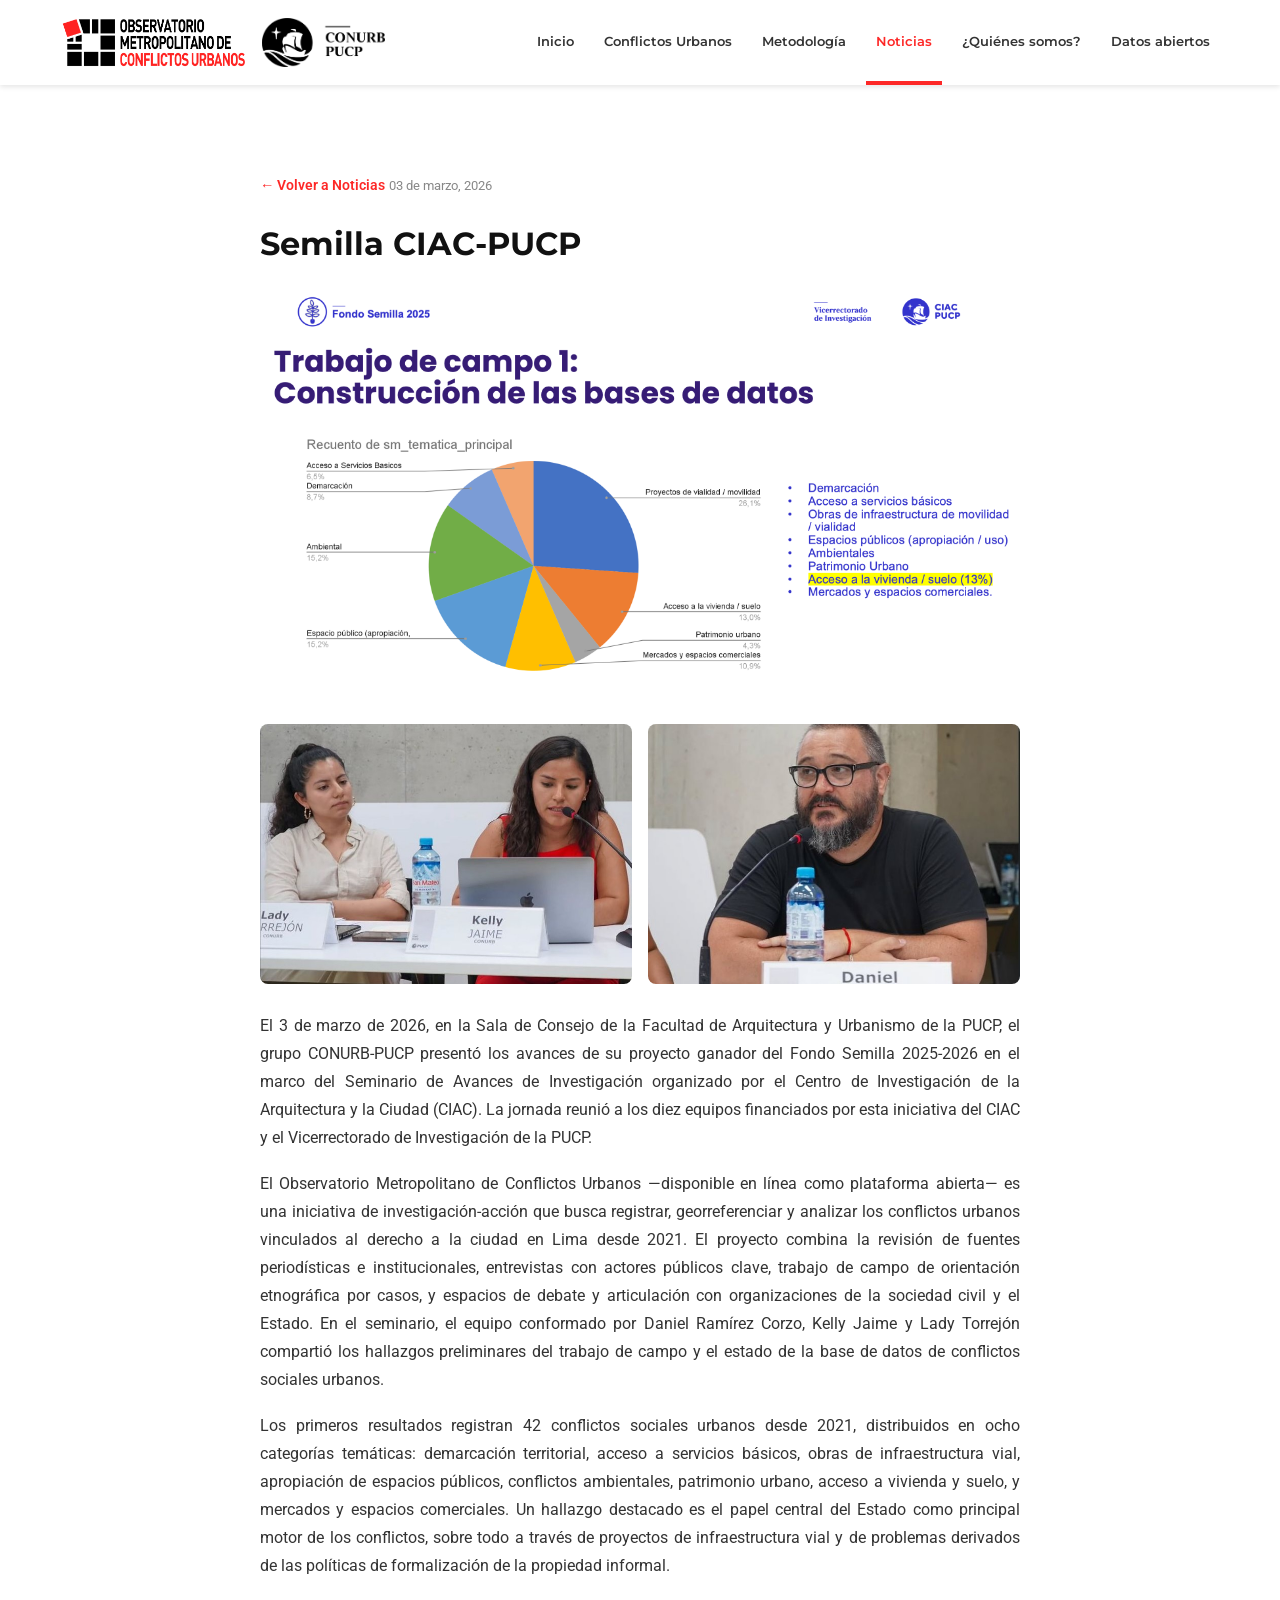
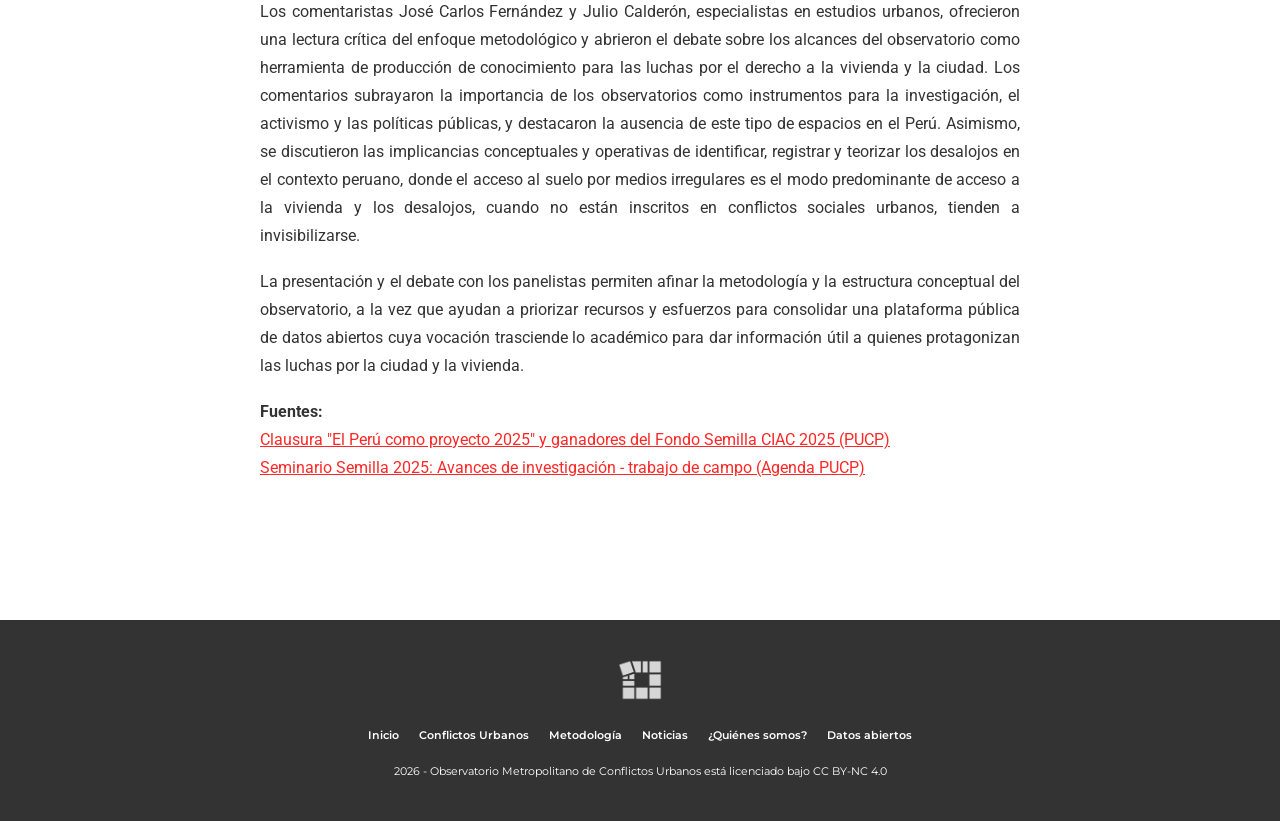
<file: noticia-1.html>
<!DOCTYPE html>
<html lang="es">
<head>
    <meta charset="UTF-8">
    <meta name="viewport" content="width=device-width, initial-scale=1.0">
    <title>Semilla CIAC-PUCP - Observatorio Metropolitano de Conflictos Urbanos</title>
    <link rel="preconnect" href="https://fonts.googleapis.com">
    <link rel="preconnect" href="https://fonts.gstatic.com" crossorigin>
    <link href="https://fonts.googleapis.com/css2?family=Montserrat:wght@400;600;700&family=Roboto:wght@300;400&display=swap" rel="stylesheet">
    <link rel="stylesheet" href="css/general.css">
    <link rel="stylesheet" href="css/header-footer.css">
    <link rel="stylesheet" href="css/noticias.css">
</head>

<body>
    <header class="header">
        <div class="container"> 
            <div class="logos">
                <img src="assets/logos/Logo 1.png" alt="Logo Observatorio">
                <img src="assets/logos/Logo 2.png" alt="Logo Conurb">
            </div>
            <button class="menu-toggle" id="menu-toggle">☰</button>
            <nav class="nav-menu" id="nav-menu">
                <ul class="nav-list">
                    <li class="nav-item"><a href="index.html" class="nav-link">Inicio</a></li>
                    <li class="nav-item"><a href="conflictos-urbanos.html" class="nav-link">Conflictos Urbanos</a></li>
                    <li class="nav-item"><a href="metodologia.html" class="nav-link">Metodología</a></li>
                    <li class="nav-item active"><a href="noticias.html" class="nav-link">Noticias</a></li>
                    <li class="nav-item"><a href="equipo.html" class="nav-link">¿Quiénes somos?</a></li>
                    <li class="nav-item"><a href="datos-abiertos.html" class="nav-link">Datos abiertos</a></li>
                </ul>
            </nav>
        </div>
    </header>

    <section class="section-block bg-blanco">
        <div class="container noticia-post">
            <a href="noticias.html" class="noticia-volver">← Volver a Noticias</a>

            <span class="noticia-fecha">03 de marzo, 2026</span>
            <h1 class="noticia-post-titulo">Semilla CIAC-PUCP</h1>

            <img src="assets/noticias/post_foto3.png" alt="Semilla CIAC-PUCP" class="noticia-post-img">

            <div class="noticia-post-galeria">
                <img src="assets/noticias/post_foto1.jpg" alt="Lady Torrejón y Kelly Jaime presentando avances">
                <img src="assets/noticias/post_foto2.jpg" alt="Daniel Ramírez Corzo presentando avances">
            </div>

            <div class="noticia-post-cuerpo">
                <p>
                    El 3 de marzo de 2026, en la Sala de Consejo de la Facultad de Arquitectura
                    y Urbanismo de la PUCP, el grupo CONURB-PUCP presentó los avances de su
                    proyecto ganador del Fondo Semilla 2025-2026 en el marco del Seminario de
                    Avances de Investigación organizado por el Centro de Investigación de la
                    Arquitectura y la Ciudad (CIAC). La jornada reunió a los diez equipos
                    financiados por esta iniciativa del CIAC y el Vicerrectorado de
                    Investigación de la PUCP.
                </p>
                <p>
                    El Observatorio Metropolitano de Conflictos Urbanos —disponible en línea
                    como plataforma abierta— es una iniciativa de investigación-acción que
                    busca registrar, georreferenciar y analizar los conflictos urbanos
                    vinculados al derecho a la ciudad en Lima desde 2021. El proyecto combina
                    la revisión de fuentes periodísticas e institucionales, entrevistas con
                    actores públicos clave, trabajo de campo de orientación etnográfica por
                    casos, y espacios de debate y articulación con organizaciones de la
                    sociedad civil y el Estado. En el seminario, el equipo conformado por
                    Daniel Ramírez Corzo, Kelly Jaime y Lady Torrejón compartió los hallazgos
                    preliminares del trabajo de campo y el estado de la base de datos de
                    conflictos sociales urbanos.
                </p>
                <p>
                    Los primeros resultados registran 42 conflictos sociales urbanos desde
                    2021, distribuidos en ocho categorías temáticas: demarcación territorial,
                    acceso a servicios básicos, obras de infraestructura vial, apropiación de
                    espacios públicos, conflictos ambientales, patrimonio urbano, acceso a
                    vivienda y suelo, y mercados y espacios comerciales. Un hallazgo destacado
                    es el papel central del Estado como principal motor de los conflictos,
                    sobre todo a través de proyectos de infraestructura vial y de problemas
                    derivados de las políticas de formalización de la propiedad informal.
                </p>
                <p>
                    Los comentaristas José Carlos Fernández y Julio Calderón, especialistas en
                    estudios urbanos, ofrecieron una lectura crítica del enfoque metodológico
                    y abrieron el debate sobre los alcances del observatorio como herramienta
                    de producción de conocimiento para las luchas por el derecho a la vivienda
                    y la ciudad. Los comentarios subrayaron la importancia de los observatorios
                    como instrumentos para la investigación, el activismo y las políticas
                    públicas, y destacaron la ausencia de este tipo de espacios en el Perú.
                    Asimismo, se discutieron las implicancias conceptuales y operativas de
                    identificar, registrar y teorizar los desalojos en el contexto peruano,
                    donde el acceso al suelo por medios irregulares es el modo predominante de
                    acceso a la vivienda y los desalojos, cuando no están inscritos en
                    conflictos sociales urbanos, tienden a invisibilizarse.
                </p>
                <p>
                    La presentación y el debate con los panelistas permiten afinar la
                    metodología y la estructura conceptual del observatorio, a la vez que
                    ayudan a priorizar recursos y esfuerzos para consolidar una plataforma
                    pública de datos abiertos cuya vocación trasciende lo académico para dar
                    información útil a quienes protagonizan las luchas por la ciudad y la
                    vivienda.
                </p>

                <p>
                    <strong>Fuentes:</strong><br>
                    <a href="https://arquitectura.pucp.edu.pe/actividades/noticias/clausura-el-peru-como-proyecto-2025-y-ganadores-del-fondo-semilla-ciac-2025/" target="_blank" rel="noopener noreferrer" style="color:#fd2827;">
                        Clausura "El Perú como proyecto 2025" y ganadores del Fondo Semilla CIAC 2025 (PUCP)
                    </a><br>
                    <a href="https://agenda.pucp.edu.pe/evento/seminario-semilla-2025-avances-de-investigacion-trabajo-de-campo-24022026125757" target="_blank" rel="noopener noreferrer" style="color:#fd2827;">
                        Seminario Semilla 2025: Avances de investigación - trabajo de campo (Agenda PUCP)
                    </a>
                </p>
            </div>
        </div>
    </section>

    <footer class="footer">
        <div class="container"> 
            <div class="footer-logo">
                <img src="assets/logos/Logo 3.png" alt="Logo Observatorio" style="filter: brightness(0) invert(1);">
            </div>
            <ul class="footer-links">
                <li><a href="index.html">Inicio</a></li>
                <li><a href="conflictos-urbanos.html">Conflictos Urbanos</a></li>
                <li><a href="metodologia.html">Metodología</a></li>
                <li><a href="noticias.html">Noticias</a></li>
                <li><a href="equipo.html">¿Quiénes somos?</a></li>
                <li><a href="datos-abiertos.html">Datos abiertos</a></li>
            </ul>
            <div class="copyright">
                2026 - <a href="#">Observatorio Metropolitano de Conflictos Urbanos</a> está licenciado bajo <a href="https://creativecommons.org/licenses/by-nc/4.0/">CC BY-NC 4.0</a>
            </div>
        </div>
    </footer>

    <script src="js/header-footer.js"></script>
</body>
</html>
</file>
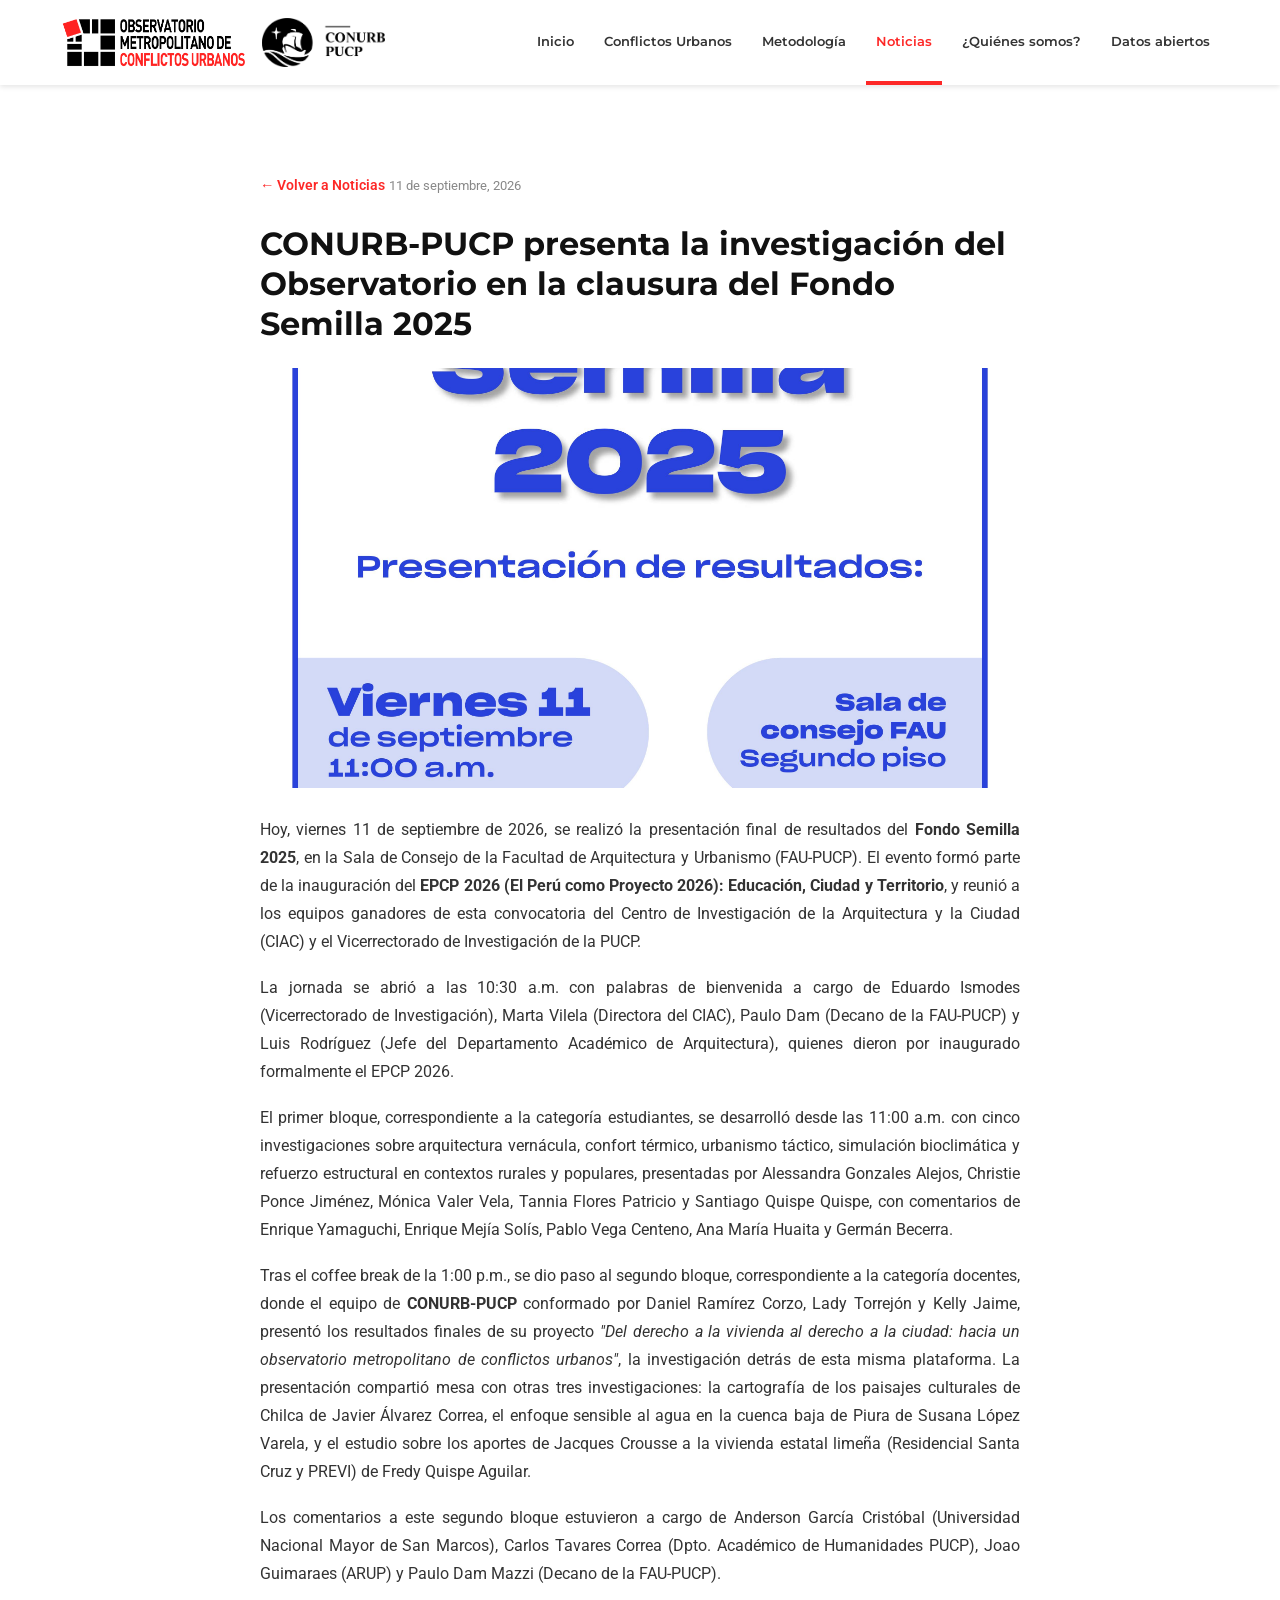
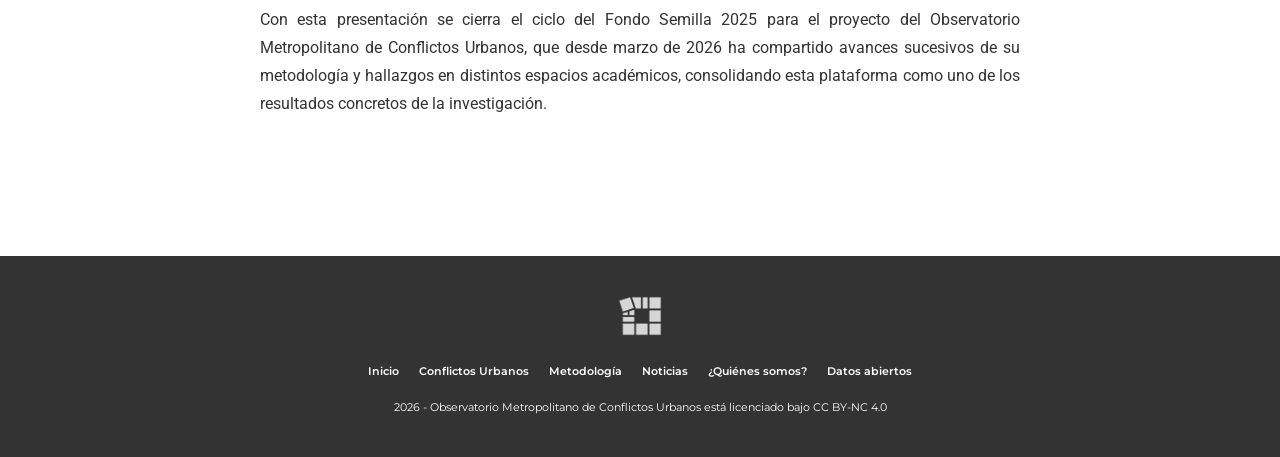
<file: noticia-2.html>
<!DOCTYPE html>
<html lang="es">
<head>
    <meta charset="UTF-8">
    <meta name="viewport" content="width=device-width, initial-scale=1.0">
    <title>Presentación final Fondo Semilla 2025 - Observatorio Metropolitano de Conflictos Urbanos</title>
    <link rel="preconnect" href="https://fonts.googleapis.com">
    <link rel="preconnect" href="https://fonts.gstatic.com" crossorigin>
    <link href="https://fonts.googleapis.com/css2?family=Montserrat:wght@400;600;700&family=Roboto:wght@300;400&display=swap" rel="stylesheet">
    <link rel="stylesheet" href="css/general.css">
    <link rel="stylesheet" href="css/header-footer.css">
    <link rel="stylesheet" href="css/noticias.css">
</head>

<body>
    <header class="header">
        <div class="container"> 
            <div class="logos">
                <img src="assets/logos/Logo 1.png" alt="Logo Observatorio">
                <img src="assets/logos/Logo 2.png" alt="Logo Conurb">
            </div>
            <button class="menu-toggle" id="menu-toggle">☰</button>
            <nav class="nav-menu" id="nav-menu">
                <ul class="nav-list">
                    <li class="nav-item"><a href="index.html" class="nav-link">Inicio</a></li>
                    <li class="nav-item"><a href="conflictos-urbanos.html" class="nav-link">Conflictos Urbanos</a></li>
                    <li class="nav-item"><a href="metodologia.html" class="nav-link">Metodología</a></li>
                    <li class="nav-item active"><a href="noticias.html" class="nav-link">Noticias</a></li>
                    <li class="nav-item"><a href="equipo.html" class="nav-link">¿Quiénes somos?</a></li>
                    <li class="nav-item"><a href="datos-abiertos.html" class="nav-link">Datos abiertos</a></li>
                </ul>
            </nav>
        </div>
    </header>

    <section class="section-block bg-blanco">
        <div class="container noticia-post">
            <a href="noticias.html" class="noticia-volver">← Volver a Noticias</a>

            <span class="noticia-fecha">11 de septiembre, 2026</span>
            <h1 class="noticia-post-titulo">CONURB-PUCP presenta la investigación del Observatorio en la clausura del Fondo Semilla 2025</h1>

            <img src="assets/noticias/flyer_semilla_2025.jpg" alt="Flyer Fondo Semilla 2025 - Presentación de resultados" class="noticia-post-img">

            <div class="noticia-post-cuerpo">
                <p>
                    Hoy, viernes 11 de septiembre de 2026, se realizó la presentación final
                    de resultados del <strong>Fondo Semilla 2025</strong>, en la Sala de
                    Consejo de la Facultad de Arquitectura y Urbanismo (FAU-PUCP). El evento
                    formó parte de la inauguración del <strong>EPCP 2026 (El Perú como
                    Proyecto 2026): Educación, Ciudad y Territorio</strong>, y reunió a los
                    equipos ganadores de esta convocatoria del Centro de Investigación de la
                    Arquitectura y la Ciudad (CIAC) y el Vicerrectorado de Investigación de
                    la PUCP.
                </p>
                <p>
                    La jornada se abrió a las 10:30 a.m. con palabras de bienvenida a cargo
                    de Eduardo Ismodes (Vicerrectorado de Investigación), Marta Vilela
                    (Directora del CIAC), Paulo Dam (Decano de la FAU-PUCP) y Luis Rodríguez
                    (Jefe del Departamento Académico de Arquitectura), quienes dieron por
                    inaugurado formalmente el EPCP 2026.
                </p>
                <p>
                    El primer bloque, correspondiente a la categoría estudiantes, se
                    desarrolló desde las 11:00 a.m. con cinco investigaciones sobre
                    arquitectura vernácula, confort térmico, urbanismo táctico, simulación
                    bioclimática y refuerzo estructural en contextos rurales y populares,
                    presentadas por Alessandra Gonzales Alejos, Christie Ponce Jiménez,
                    Mónica Valer Vela, Tannia Flores Patricio y Santiago Quispe Quispe, con
                    comentarios de Enrique Yamaguchi, Enrique Mejía Solís, Pablo Vega
                    Centeno, Ana María Huaita y Germán Becerra.
                </p>
                <p>
                    Tras el coffee break de la 1:00 p.m., se dio paso al segundo bloque,
                    correspondiente a la categoría docentes, donde el equipo de
                    <strong>CONURB-PUCP</strong> conformado por Daniel Ramírez Corzo, Lady
                    Torrejón y Kelly Jaime, presentó los resultados finales de su proyecto
                    <em>"Del derecho a la vivienda al derecho a la ciudad: hacia un
                    observatorio metropolitano de conflictos urbanos"</em>, la investigación
                    detrás de esta misma plataforma. La presentación compartió mesa con otras
                    tres investigaciones: la cartografía de los paisajes culturales de Chilca
                    de Javier Álvarez Correa, el enfoque sensible al agua en la cuenca baja de
                    Piura de Susana López Varela, y el estudio sobre los aportes de Jacques
                    Crousse a la vivienda estatal limeña (Residencial Santa Cruz y PREVI) de
                    Fredy Quispe Aguilar.
                </p>
                <p>
                    Los comentarios a este segundo bloque estuvieron a cargo de Anderson
                    García Cristóbal (Universidad Nacional Mayor de San Marcos), Carlos
                    Tavares Correa (Dpto. Académico de Humanidades PUCP), Joao Guimaraes
                    (ARUP) y Paulo Dam Mazzi (Decano de la FAU-PUCP).
                </p>
                <p>
                    Con esta presentación se cierra el ciclo del Fondo Semilla 2025 para el
                    proyecto del Observatorio Metropolitano de Conflictos Urbanos, que desde
                    marzo de 2026 ha compartido avances sucesivos de su metodología y hallazgos
                    en distintos espacios académicos, consolidando esta plataforma como uno de
                    los resultados concretos de la investigación.
                </p>
            </div>
        </div>
    </section>

    <footer class="footer">
        <div class="container"> 
            <div class="footer-logo">
                <img src="assets/logos/Logo 3.png" alt="Logo Observatorio" style="filter: brightness(0) invert(1);">
            </div>
            <ul class="footer-links">
                <li><a href="index.html">Inicio</a></li>
                <li><a href="conflictos-urbanos.html">Conflictos Urbanos</a></li>
                <li><a href="metodologia.html">Metodología</a></li>
                <li><a href="noticias.html">Noticias</a></li>
                <li><a href="equipo.html">¿Quiénes somos?</a></li>
                <li><a href="datos-abiertos.html">Datos abiertos</a></li>
            </ul>
            <div class="copyright">
                2026 - <a href="#">Observatorio Metropolitano de Conflictos Urbanos</a> está licenciado bajo <a href="https://creativecommons.org/licenses/by-nc/4.0/">CC BY-NC 4.0</a>
            </div>
        </div>
    </footer>

    <script src="js/header-footer.js"></script>
</body>
</html>
</file>
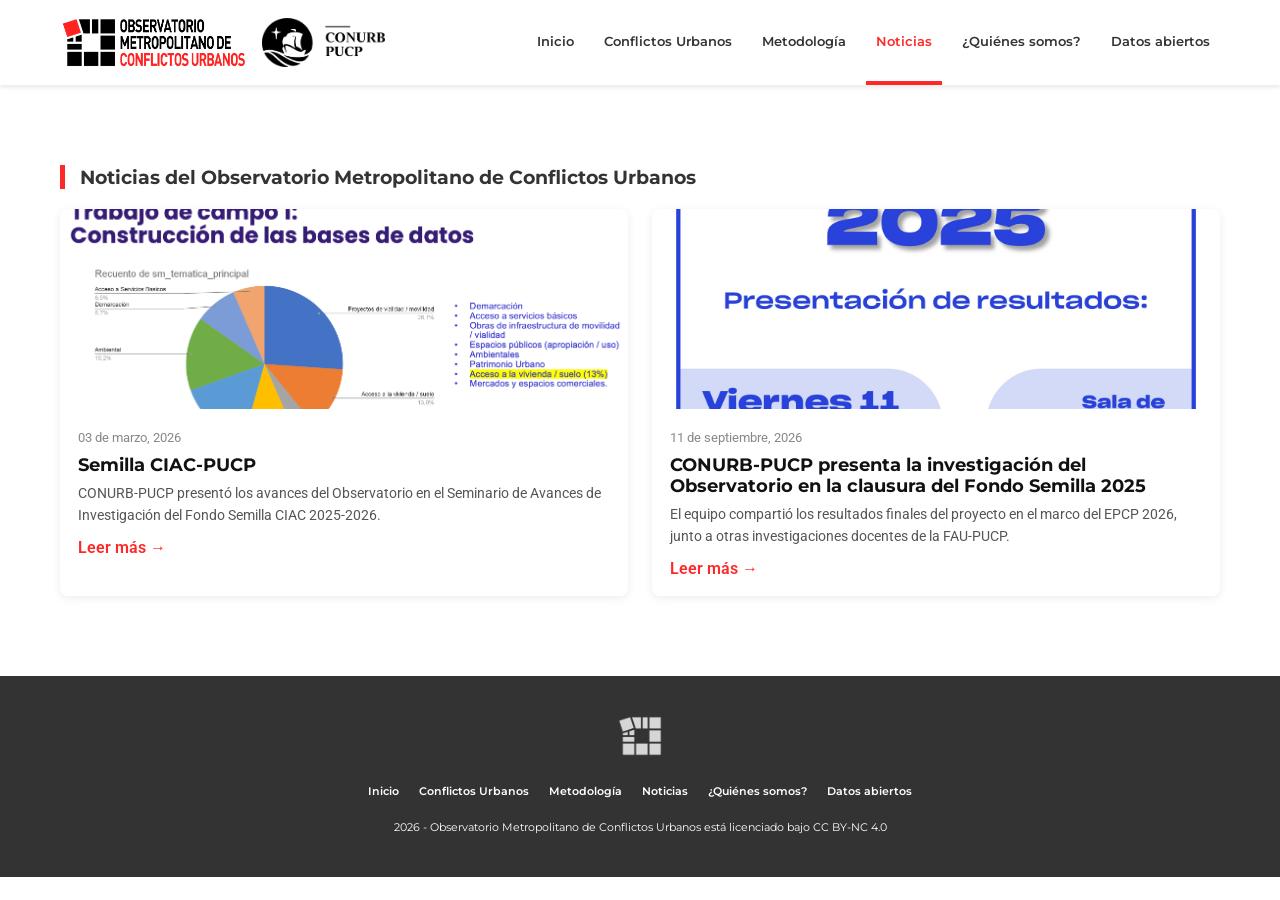
<file: noticias.html>
<!DOCTYPE html>
<html lang="es">
<head>
    <meta charset="UTF-8">
    <meta name="viewport" content="width=device-width, initial-scale=1.0">
    <title>Noticias - Observatorio Metropolitano de Conflictos Urbanos</title>
    <link rel="preconnect" href="https://fonts.googleapis.com">
    <link rel="preconnect" href="https://fonts.gstatic.com" crossorigin>
    <link href="https://fonts.googleapis.com/css2?family=Montserrat:wght@400;600;700&family=Roboto:wght@300;400&display=swap" rel="stylesheet">
    <link rel="stylesheet" href="css/general.css">
    <link rel="stylesheet" href="css/header-footer.css">
    <link rel="stylesheet" href="css/noticias.css">
</head>

<body>
    <header class="header">
        <div class="container"> 
            <div class="logos">
                <img src="assets/logos/Logo 1.png" alt="Logo Observatorio">
                <img src="assets/logos/Logo 2.png" alt="Logo Conurb">
            </div>
            <button class="menu-toggle" id="menu-toggle">☰</button>
            <nav class="nav-menu" id="nav-menu">
                <ul class="nav-list">
                    <li class="nav-item"><a href="index.html" class="nav-link">Inicio</a></li>
                    <li class="nav-item"><a href="conflictos-urbanos.html" class="nav-link">Conflictos Urbanos</a></li>
                    <li class="nav-item"><a href="metodologia.html" class="nav-link">Metodología</a></li>
                    <li class="nav-item active"><a href="noticias.html" class="nav-link">Noticias</a></li>
                    <li class="nav-item"><a href="equipo.html" class="nav-link">¿Quiénes somos?</a></li>
                    <li class="nav-item"><a href="datos-abiertos.html" class="nav-link">Datos abiertos</a></li>
                </ul>
            </nav>
        </div>
    </header>

    <section class="section-block bg-blanco">
        <div class="container">
            <div>
                <h3 class="level-3-title title-with-border">Noticias del Observatorio Metropolitano de Conflictos Urbanos</h3>
            </div>

            <div class="noticias-grid">
                <!-- Módulo 1 -->
                <article class="noticia-card">
    <img src="assets/noticias/post_foto3.png" alt="Semilla CIAC-PUCP" class="noticia-img">
    <div class="noticia-contenido">
        <span class="noticia-fecha">03 de marzo, 2026</span>
        <h4 class="noticia-titulo">Semilla CIAC-PUCP</h4>
        <p class="noticia-resumen">CONURB-PUCP presentó los avances del Observatorio en el Seminario de Avances de Investigación del Fondo Semilla CIAC 2025-2026.</p>
        <a href="noticia-1.html" class="noticia-link">Leer más →</a>
    </div>
</article>

                <!-- Módulo 2 -->
                <article class="noticia-card">
    <img src="assets/noticias/flyer_semilla_2025.jpg" alt="Presentación final Fondo Semilla 2025" class="noticia-img">
    <div class="noticia-contenido">
        <span class="noticia-fecha">11 de septiembre, 2026</span>
        <h4 class="noticia-titulo">CONURB-PUCP presenta la investigación del Observatorio en la clausura del Fondo Semilla 2025</h4>
        <p class="noticia-resumen">El equipo compartió los resultados finales del proyecto en el marco del EPCP 2026, junto a otras investigaciones docentes de la FAU-PUCP.</p>
        <a href="noticia-2.html" class="noticia-link">Leer más →</a>
    </div>
</article>

                <!--
                Para agregar una nueva noticia en el futuro, copia y pega un bloque
                <article class="noticia-card"> completo como los de arriba, cambia
                la imagen, fecha, título, resumen y el href de "Leer más" a la
                página de esa noticia (ej: noticia-3.html).
                -->
            </div>
        </div>
    </section>

    <footer class="footer">
        <div class="container"> 
            <div class="footer-logo">
                <img src="assets/logos/Logo 3.png" alt="Logo Observatorio" style="filter: brightness(0) invert(1);">
            </div>
            <ul class="footer-links">
                <li><a href="index.html">Inicio</a></li>
                <li><a href="conflictos-urbanos.html">Conflictos Urbanos</a></li>
                <li><a href="metodologia.html">Metodología</a></li>
                <li><a href="noticias.html">Noticias</a></li>
                <li><a href="equipo.html">¿Quiénes somos?</a></li>
                <li><a href="datos-abiertos.html">Datos abiertos</a></li>
            </ul>
            <div class="copyright">
                2026 - <a href="#">Observatorio Metropolitano de Conflictos Urbanos</a> está licenciado bajo <a href="https://creativecommons.org/licenses/by-nc/4.0/">CC BY-NC 4.0</a>
            </div>
        </div>
    </footer>

    <script src="js/header-footer.js"></script>
</body>
</html>
</file>
<file: css/general.css>
/* =========================================
   1. VARIABLES Y RESET
========================================= */
:root {
    --color-rojo: #fd2827;      
    --color-plomo-oscuro: #333333;         
    --color-plomo-claro: #f4f4f4;
    --color-blanco: #ffffff;
    --color-amarillo: #f1c40f;
    --fuente-montserrat: 'Montserrat', sans-serif; 
    --fuente-roboto: 'Roboto', sans-serif;      
}

* { 
    margin: 0; 
    padding: 0; 
    box-sizing: border-box; 
}

body {
    font-family: var(--fuente-roboto);
    color: var(--color-plomo-oscuro);
    background-color: var(--color-blanco);
    padding-top: 85px; 
    overflow-x: hidden; 
}

body.no-scroll { overflow: hidden; }

/* Bloquea el rebote en la página completa */
html, body {
    overscroll-behavior-y: none;
}

/* Bloquea el rebote al hacer scroll dentro de la ficha del mapa */
.modal-window {
    overscroll-behavior-y: none;
}

h1, h2, h3, h4, h5, h6 { 
    font-family: var(--fuente-montserrat); 
    font-weight: 700; 
    margin-top: 0;
}

/* =========================================
   2. LAYOUT Y CONTENEDORES GLOBALES
========================================= */
.container {
    max-width: 1200px; 
    width: 100%; 
    margin: 0 auto; 
    padding: 0 20px;
}

.content { min-height: calc(100vh - 85px - 150px); }
.seccion { padding: 60px 0; width: 100%; }
.section-block { padding: 80px 0; }

.split-container {
    display: flex;
    align-items: center; 
    gap: 50px;
    flex-direction: row; 
}
.split-container.reverse-layout { flex-direction: row-reverse; }
.text-side { flex: 1; }
.map-side { flex: 1; width: 100%; }

/* =========================================
   3. GRILLAS UNIFICADAS
========================================= */
.grid-1 { display: grid; grid-template-columns: 1fr; gap: 30px; }
.grid-2 { display: grid; grid-template-columns: repeat(2, 1fr); gap: 30px; }
.grid-3 { display: grid; grid-template-columns: repeat(3, 1fr); gap: 30px; }
.grid-4 { display: grid; grid-template-columns: repeat(4, 1fr); gap: 20px; }
/* Layout para PC (3 columnas) */
.cifras-grid {
    display: grid;
    grid-template-columns: repeat(3, 1fr);
    gap: 30px; /* Espaciado entre las cifras */
    text-align: center;
    width: 100%;
}

/* Layout para Celulares (1 columna) */
@media (max-width: 768px) {
    .cifras-grid {
        grid-template-columns: 1fr;
    }
}

/* =========================================
   4. UTILIDADES (Colores, Textos, Botones)
========================================= */
.bg-blanco { background-color: var(--color-blanco); }
.bg-gris { background-color: var(--color-plomo-claro); }

.text-justify { text-align: justify; line-height: 1.6; color: #555; }
.text-justify p { margin-bottom: 15px; }

.section-title { text-align: center; margin-bottom: 40px; }
.section-title h2 {
    font-size: 1.5rem; 
    color: var(--color-plomo-oscuro);
    text-transform: uppercase;
    letter-spacing: -0.5px;
}
.level-3-title {
    font-size: 1.2rem; 
    color: var(--color-plomo-oscuro);
    margin-bottom: 20px;
}
.title-with-border {
    border-left: 5px solid var(--color-rojo);
    padding-left: 15px;
}

.btn { 
    padding: 12px 25px; 
    border-radius: 4px; 
    font-weight: 700; 
    text-transform: uppercase; 
    cursor: pointer; 
    display: inline-block;
}
.btn-rojo { background: var(--color-rojo); color: white; border: 1px solid var(--color-rojo); }
.btn-blanco { background: white; color: #333; border: 1px solid white; }

/* =========================================
   5. COMPONENTES GLOBALES Y DE OTRAS PÁGINAS
========================================= */
/* Cifras Banner (Usado en el Home) */
.cifras-banner { background-color: #f4f5f7; padding: 50px 0; width: 100%; }
.cifra-box { display: flex; flex-direction: column; align-items: center; justify-content: center; padding: 0 20px; text-align: center; }
.cifra-box .numero { font-size: 3.5rem; font-weight: 800; color: var(--color-rojo); line-height: 1; margin-bottom: 15px; font-family: var(--fuente-montserrat); }
.cifra-box .etiqueta { font-size: 0.85rem; font-weight: 700; text-transform: uppercase; color: #222; letter-spacing: 1px; max-width: 200px; line-height: 1.5; }

/* Logos */
.logos-container { align-items: center; justify-items: center; }
.logo-wrapper { display: flex; gap: 15px; align-items: center; } /* Corregido de .-wrapplogoer */
.logo-img { height: 50px; width: auto; }

/* Team & Steps (Otras páginas) */
.team-card { background: white; padding: 30px 20px; border-radius: 8px; text-align: center; box-shadow: 0 4px 10px rgba(0,0,0,0.05); }
.bg-blanco .team-card { border: 1px solid #eee; box-shadow: none; }
.team-photo { width: 120px; height: 120px; background-color: #ddd; border-radius: 50%; margin: 0 auto 20px auto; background-size: cover; background-position: center; border: 3px solid var(--color-rojo); }
.team-card h4 { margin-bottom: 5px; font-size: 1.2rem; color: #222; }
.role { display: block; font-size: 0.9rem; color: var(--color-rojo); font-weight: 600; margin-bottom: 15px; text-transform: uppercase; font-family: var(--fuente-montserrat); }
.team-card p { font-size: 0.9rem; color: #666; line-height: 1.5; }
.team-card.simple { padding: 20px; }

.step-card { background: white; padding: 30px; border-radius: 8px; box-shadow: 0 5px 15px rgba(0,0,0,0.05); position: relative; border-top: 4px solid var(--color-rojo); }
.step-number { font-family: var(--fuente-montserrat); font-size: 3rem; font-weight: 800; color: #eee; position: absolute; top: 10px; right: 20px; line-height: 1; }
.step-card h4 { font-size: 1.3rem; color: var(--color-rojo); margin-bottom: 15px; position: relative; z-index: 2; }

.custom-list { margin-top: 20px; }
.custom-list li { margin-bottom: 15px; padding-left: 20px; position: relative; }
.custom-list li::before { content: "•"; color: var(--color-rojo); font-weight: bold; font-size: 1.2rem; position: absolute; left: 0; top: -2px; }

.placeholder-box { background: rgba(0,0,0,0.05); border: 2px dashed #ccc; height: 300px; display: flex; justify-content: center; align-items: center; font-weight: 700; color: #999; border-radius: 8px; }

/* =========================================
   6. RESPONSIVE GENERAL
========================================= */
@media (max-width: 960px) {
    .section-title h2 { font-size: 1.5rem; }
    .level-3-title { font-size: 1.3rem; }
    .split-container, .split-container.reverse-layout { flex-direction: column; gap: 30px; }
}

@media (max-width: 768px) {
    .grid-2, .grid-3 { grid-template-columns: 1fr; }
    .grid-4 { grid-template-columns: repeat(2, 1fr); }
    .cifras-grid { gap: 40px; }
}

@media (max-width: 600px) {
    .grid-4 { grid-template-columns: 1fr; }
}

/* =========================================
   7. MATRIZ DE METODOLOGÍA
========================================= */

/* Versión Desktop (Grilla) */
.matriz-desktop {
    display: grid;
    grid-template-columns: 50px repeat(5, 1fr);
    gap: 15px;
    margin-top: 0px;
}

.matriz-header {
    text-align: center;
    font-weight: 700;
    padding: 15px;
    font-family: var(--fuente-montserrat);
    color: var(--color-plomo-oscuro);
    display: flex;
    align-items: center;
    justify-content: center;
}

/* Colores de la matriz (Iguales para PC y Móvil) */
.fase-verde { background-color: #a9d08e; }
.fase-amarillo { background-color: #ffd966; }
.fase-azul { background-color: #8faadc; }

/* Spans de las columnas superiores */
.matriz-header.fase-verde { grid-column: 2 / span 2; }
.matriz-header.fase-amarillo { grid-column: 4 / span 1; }
.matriz-header.fase-azul { grid-column: 5 / span 2; }

/* Etiquetas laterales rotadas (Ahora con color ROJO para que coincida con móvil) */
.matriz-label {
    writing-mode: vertical-lr;
    transform: rotate(180deg);
    text-align: center;
    font-family: var(--fuente-montserrat);
    font-weight: 700;
    color: var(--color-rojo); /* <-- Color rojo unificado */
    border: 1px solid #ccc;
    padding: 10px;
    display: flex;
    align-items: center;
    justify-content: center;
    background-color: var(--color-blanco);
    text-transform: uppercase;
}

/* Cajas grises de contenido (PC) */
.matriz-caja {
    background-color: #e7e6e6; /* Gris exacto */
    padding: 20px 15px;
    text-align: center;
    font-size: 0.9rem;
    line-height: 1.5;
    display: flex;
    align-items: center;
    justify-content: center;
    color: var(--color-plomo-oscuro);
}

/* =========================================
   Versión Mobile (Tarjetas verticales) 
========================================= */
.matriz-mobile {
    display: none;
    margin-top: 0px;
}

.metodo-card {
    background: var(--color-blanco, #ffffff); /* Fondo blanco para que destaquen las cajitas grises */
    margin-bottom: 20px;
    border-radius: 8px;
    overflow: hidden;
    box-shadow: 0 4px 6px rgba(0,0,0,0.05);
    border: 1px solid #ddd;
}

.metodo-card-header {
    padding: 12px;
    font-weight: 700;
    text-align: center;
    font-family: var(--fuente-montserrat);
    font-size: 0.95rem;
    color: var(--color-plomo-oscuro);
}

.metodo-card-body {
    padding: 15px;
    display: flex;
    flex-direction: column;
    gap: 15px; /* Espacio exacto entre las cajitas grises */
}

/* Aquí armamos la "cajita gris" idéntica a la de PC */
.metodo-item {
    background-color: #e7e6e6; /* El mismo gris de la PC */
    padding: 15px;
    border-radius: 4px;
}

/* Justificamos el texto como pediste */
.metodo-item p {
    text-align: justify; 
    margin: 0;
    font-size: 0.9rem;
    line-height: 1.5;
    color: var(--color-plomo-oscuro);
}

/* Etiqueta roja en móvil */
.metodo-etiqueta {
    font-family: var(--fuente-montserrat);
    color: var(--color-rojo);
    font-weight: 700;
    font-size: 0.85rem;
    text-transform: uppercase;
    margin-bottom: 8px;
    display: block;
    text-align: left; /* Alineado a la izquierda para verse más ordenado */
}

/* Responsive: Cambio de grilla a tarjetas */
@media (max-width: 960px) {
    .matriz-desktop { display: none; }
    .matriz-mobile { display: block; }
}

.datos-link {
            text-decoration: none;
            color: var(--color-plomo-oscuro);
            transition: color 0.3s ease;
            display: block; /* Hace que toda el área sea "clickeable" */
}

.datos-link:hover {
            color: var(--color-rojo);
}

.tarjeta-datos {
            transition: transform 0.3s ease, box-shadow 0.3s ease;
            cursor: pointer;
}

.tarjeta-datos:hover {
            transform: translateY(-5px);
            box-shadow: 0 8px 15px rgba(0,0,0,0.1);
}
</file>
<file: css/header-footer.css>
.header, .footer {
    font-family: var(--fuente-montserrat);
}

.header {
    background-color: var(--color-blanco);
    position: fixed; 
    top: 0;
    left: 0;
    width: 100%;
    height: 85px;
    z-index: 1000;
    box-shadow: 0 2px 5px rgba(0,0,0,0.1);
}

.header .container {
    display: flex;
    justify-content: space-between;
    align-items: center;
    height: 100%;
}

.logos {
    display: flex;
    align-items: center;
    gap: 15px;
}

.logos img {
    max-height: 50px;
    width: auto;
    flex-shrink: 0; 
}

.nav-menu {
    height: 100%;
}

.nav-list {
    display: flex;
    list-style: none;
    height: 100%;
    gap: 10px; 
}

.nav-item {
    height: 100%;
    border-bottom: 4px solid transparent; 
    transition: border-color 0.3s ease;
}

.nav-link {
    display: flex;
    align-items: center;
    justify-content: center;
    height: 100%;
    padding: 0 10px; 
    text-decoration: none;
    color: var(--color-plomo-oscuro);
    font-weight: 600;
    font-size: 13px; 
    transition: color 0.3s ease;
}

.nav-item:hover, .nav-item.active { border-bottom: 4px solid var(--color-rojo); }
.nav-item:hover .nav-link, .nav-item.active .nav-link { color: var(--color-rojo); }

.menu-toggle {
    display: none; 
    background: none;
    border: none;
    color: var(--color-rojo);
    font-size: 32px;
    cursor: pointer;
}

.footer {
    background-color: var(--color-plomo-oscuro);
    color: var(--color-blanco);
    padding: 40px 0;
}

.footer .container { 
    display: flex; 
    flex-direction: column; 
    align-items: center; 
    gap: 20px; 
}

.footer-logo img { height: 40px; opacity: 0.8; }

.footer-links { 
    display: flex; 
    flex-wrap: wrap; 
    justify-content: center;
    gap: 20px; 
    list-style: none;
}

.footer-links a { 
    color: var(--color-blanco); 
    font-size: 11px; 
    font-weight: 600;
    text-decoration: none; 
}

.footer-links a:hover { color: var(--color-rojo); }

.copyright {
    text-align: center;
    font-size: 11px; 
    line-height: 1.6;
}

.copyright a { color: var(--color-blanco); text-decoration: none; }
.copyright a:hover { text-decoration: underline; }

@media (max-width: 1024px) {
    .menu-toggle { display: block; }

    .nav-menu {
        position: absolute;
        top: 85px; 
        left: 0;
        width: 100%;
        background-color: var(--color-blanco);
        display: none; 
        border-top: 1px solid var(--color-plomo-claro); 
        box-shadow: 0 12px 15px -5px rgba(0, 0, 0, 0.15); 
        z-index: 9999; 
    }

    .nav-menu.open { display: block; }

    .nav-list {
        flex-direction: column;
        height: auto;
        gap: 0; 
    }

    .nav-item {
        width: 100%;
        border-bottom: 1px solid var(--color-plomo-claro); 
        background-color: var(--color-blanco);
    }

    .nav-link {
        padding: 20px; 
        font-size: 14px; 
    }

    .nav-item:hover, .nav-item.active {
        border-bottom: 2px solid var(--color-rojo); 
    }
}

@media (max-width: 480px) {
    .logos img {
        max-height: 35px;
    }
}
</file>
<file: css/noticias.css>
/* ===== NOTICIAS - LISTADO ===== */
.noticias-grid {
    display: grid;
    grid-template-columns: repeat(2, 1fr);
    gap: 24px;
    margin-top: 20px;
}

.noticia-card {
    background: #fff;
    border-radius: 8px;
    overflow: hidden;
    box-shadow: 0 2px 10px rgba(0,0,0,0.08);
    transition: transform 0.2s ease, box-shadow 0.2s ease;
}

.noticia-card:hover {
    transform: translateY(-4px);
    box-shadow: 0 6px 16px rgba(0,0,0,0.12);
}

.noticia-img {
    width: 100%;
    height: 200px;
    object-fit: cover;
    display: block;
}

.noticia-contenido {
    padding: 18px;
}

.noticia-fecha {
    font-family: 'Roboto', sans-serif;
    font-size: 0.8rem;
    color: #888;
}

.noticia-titulo {
    font-family: 'Montserrat', sans-serif;
    font-weight: 700;
    font-size: 1.1rem;
    color: #111;
    margin: 8px 0;
}

.noticia-resumen {
    font-family: 'Roboto', sans-serif;
    font-size: 0.9rem;
    color: #555;
    line-height: 1.5;
}

.noticia-link {
    display: inline-block;
    margin-top: 12px;
    color: #fd2827;
    font-weight: 600;
    text-decoration: none;
}

.noticia-link:hover {
    text-decoration: underline;
}

@media (max-width: 700px) {
    .noticias-grid {
        grid-template-columns: 1fr;
    }
}

/* ===== NOTICIAS - ARTÍCULO INDIVIDUAL (ESTILO BLOG) ===== */
.noticia-post {
    max-width: 800px;
    padding-top: 10px;
    padding-bottom: 40px;
}

.noticia-volver {
    display: inline-block;
    margin-bottom: 20px;
    color: #fd2827;
    font-weight: 600;
    font-family: 'Roboto', sans-serif;
    font-size: 0.9rem;
    text-decoration: none;
}

.noticia-volver:hover {
    text-decoration: underline;
}

.noticia-post-titulo {
    font-family: 'Montserrat', sans-serif;
    font-weight: 700;
    font-size: 2rem;
    color: #111;
    margin: 10px 0 24px;
    line-height: 1.25;
}

.noticia-post-img {
    width: 100%;
    max-height: 420px;
    object-fit: cover;
    border-radius: 8px;
    margin-bottom: 28px;
    display: block;
}

.noticia-post-cuerpo p {
    font-family: 'Roboto', sans-serif;
    font-size: 1rem;
    line-height: 1.75;
    color: #333;
    margin-bottom: 18px;
    text-align: justify;
}

@media (max-width: 700px) {
    .noticia-post-titulo {
        font-size: 1.5rem;
    }
}

/* ===== NOTICIAS - GALERÍA EN PARALELO ===== */
.noticia-post-galeria {
    display: grid;
    grid-template-columns: 1fr 1fr;
    gap: 16px;
    margin-bottom: 28px;
}

.noticia-post-galeria img {
    width: 100%;
    height: 260px;
    object-fit: cover;
    border-radius: 8px;
    display: block;
}

@media (max-width: 700px) {
    .noticia-post-galeria {
        grid-template-columns: 1fr;
    }
}
</file>
